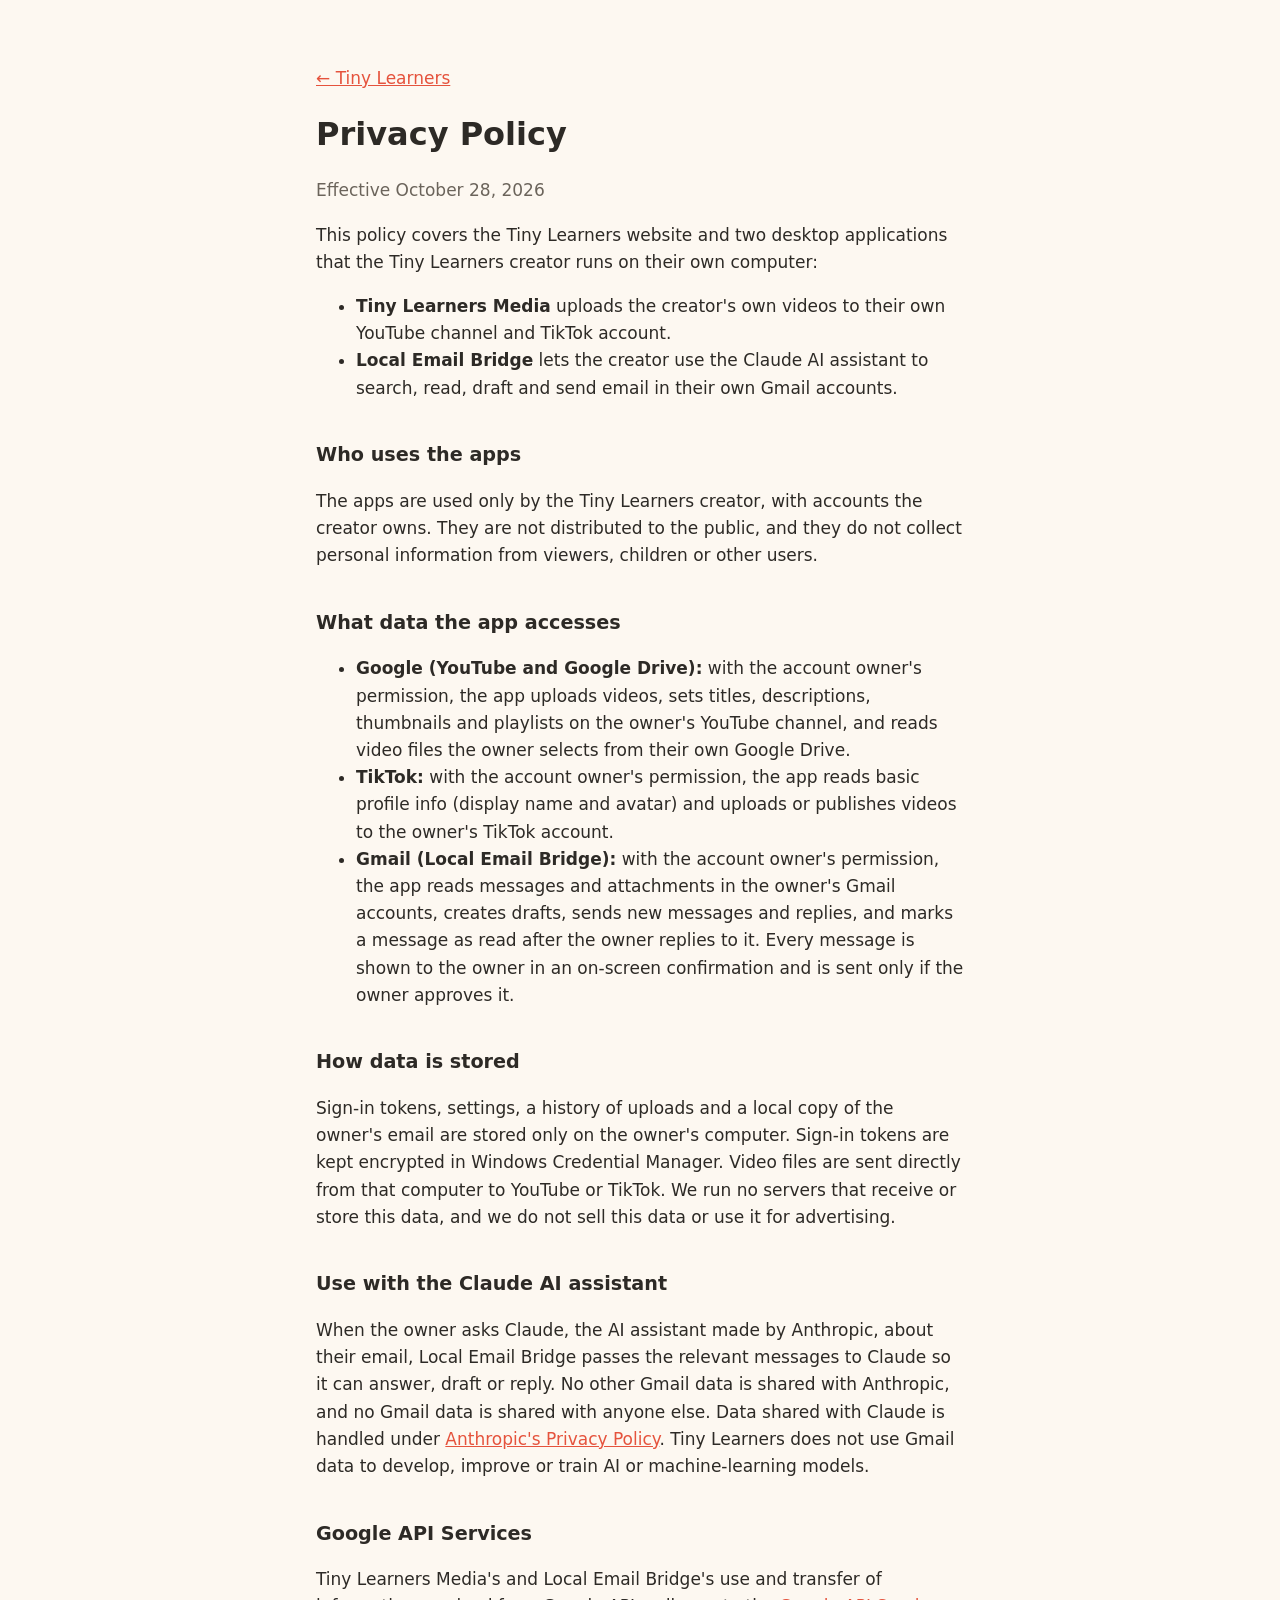
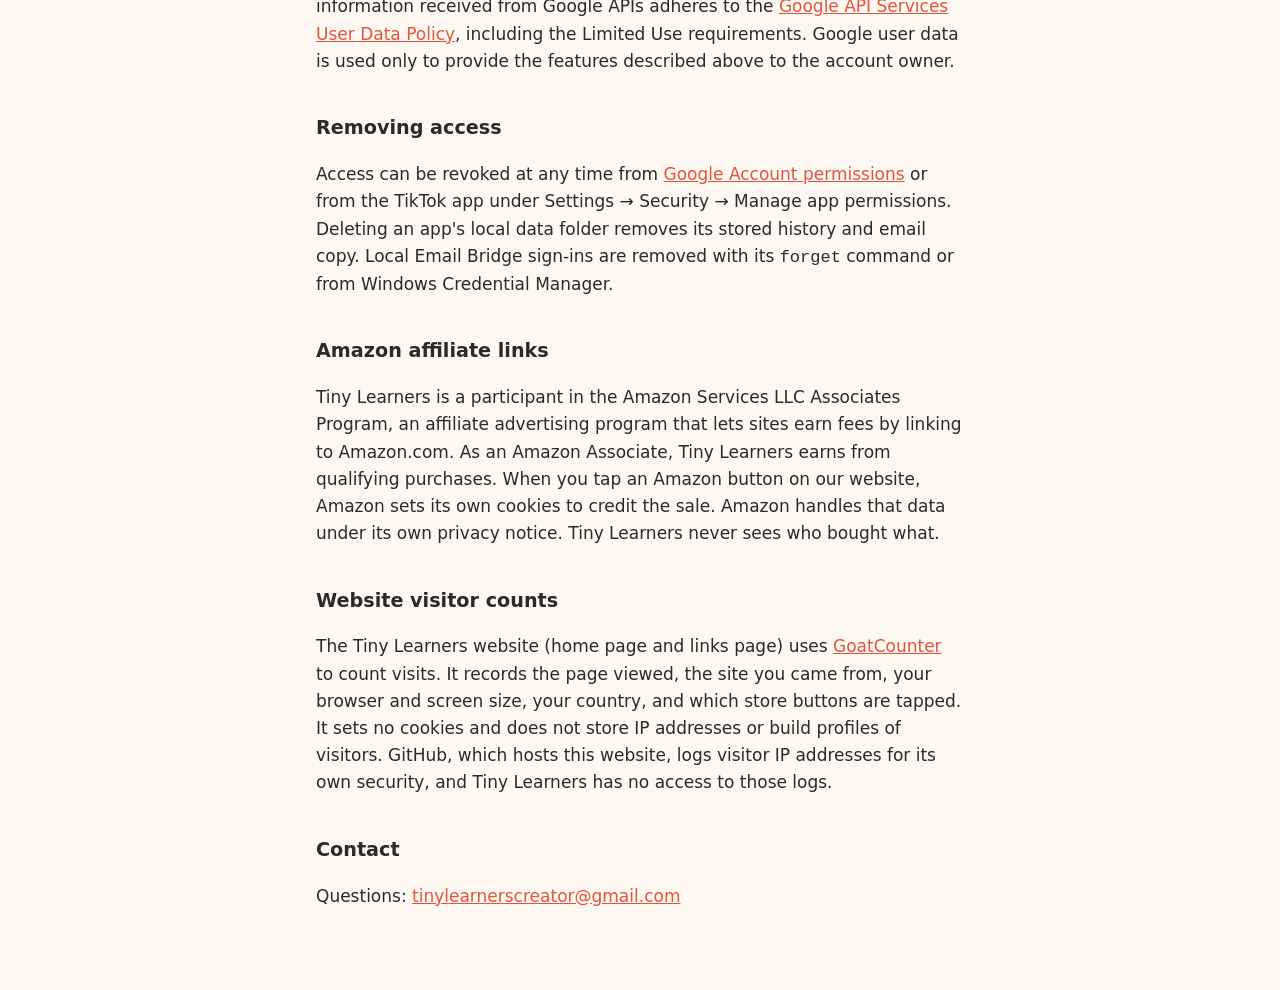
<file: privacy.html>
<!doctype html>
<html lang="en">
<head>
<meta charset="utf-8">
<meta name="viewport" content="width=device-width, initial-scale=1">
<title>Privacy Policy &middot; Tiny Learners</title>
<link rel="icon" href="https://yt3.googleusercontent.com/RKaXb0GFK94QQe6g370gl3TG7ZemWa3ppSqnndNb-00wYAyc5lWTYmpzx7sJsZKiynqfkNKZtw=s240-c-k-c0x00ffffff-no-rj">
<link rel="stylesheet" href="style.css">
</head>
<body>
<main>
  <p><a href="index.html">&larr; Tiny Learners</a></p>
  <h1>Privacy Policy</h1>
  <p class="muted">Effective October 28, 2026</p>

  <p>This policy covers the Tiny Learners website and two desktop applications that the Tiny Learners
  creator runs on their own computer:</p>
  <ul>
    <li><strong>Tiny Learners Media</strong> uploads the creator's own videos to their own YouTube channel
    and TikTok account.</li>
    <li><strong>Local Email Bridge</strong> lets the creator use the Claude AI assistant to search, read,
    draft and send email in their own Gmail accounts.</li>
  </ul>

  <h2>Who uses the apps</h2>
  <p>The apps are used only by the Tiny Learners creator, with accounts the creator owns. They are not
  distributed to the public, and they do not collect personal information from viewers, children or
  other users.</p>

  <h2>What data the app accesses</h2>
  <ul>
    <li><strong>Google (YouTube and Google Drive):</strong> with the account owner's permission, the app
    uploads videos, sets titles, descriptions, thumbnails and playlists on the owner's YouTube channel,
    and reads video files the owner selects from their own Google Drive.</li>
    <li><strong>TikTok:</strong> with the account owner's permission, the app reads basic profile info
    (display name and avatar) and uploads or publishes videos to the owner's TikTok account.</li>
    <li><strong>Gmail (Local Email Bridge):</strong> with the account owner's permission, the app reads
    messages and attachments in the owner's Gmail accounts, creates drafts, sends new messages and
    replies, and marks a message as read after the owner replies to it. Every message is shown to the
    owner in an on-screen confirmation and is sent only if the owner approves it.</li>
  </ul>

  <h2>How data is stored</h2>
  <p>Sign-in tokens, settings, a history of uploads and a local copy of the owner's email are stored
  only on the owner's computer. Sign-in tokens are kept encrypted in Windows Credential Manager. Video
  files are sent directly from that computer to YouTube or TikTok. We run no servers that receive or
  store this data, and we do not sell this data or use it for advertising.</p>

  <h2>Use with the Claude AI assistant</h2>
  <p>When the owner asks Claude, the AI assistant made by Anthropic, about their email, Local Email
  Bridge passes the relevant messages to Claude so it can answer, draft or reply. No other Gmail data is
  shared with Anthropic, and no Gmail data is shared with anyone else. Data shared with Claude is handled
  under <a href="https://www.anthropic.com/legal/privacy">Anthropic's Privacy Policy</a>. Tiny Learners
  does not use Gmail data to develop, improve or train AI or machine-learning models.</p>

  <h2>Google API Services</h2>
  <p>Tiny Learners Media's and Local Email Bridge's use and transfer of information received from Google
  APIs adheres to the
  <a href="https://developers.google.com/terms/api-services-user-data-policy">Google API Services User
  Data Policy</a>, including the Limited Use requirements. Google user data is used only to provide the
  features described above to the account owner.</p>

  <h2>Removing access</h2>
  <p>Access can be revoked at any time from
  <a href="https://myaccount.google.com/permissions">Google Account permissions</a> or from the TikTok
  app under Settings &rarr; Security &rarr; Manage app permissions. Deleting an app's local data folder
  removes its stored history and email copy. Local Email Bridge sign-ins are removed with its
  <code>forget</code> command or from Windows Credential Manager.</p>

  <h2>Amazon affiliate links</h2>
  <p>Tiny Learners is a participant in the Amazon Services LLC Associates Program, an affiliate
  advertising program that lets sites earn fees by linking to Amazon.com. As an Amazon Associate,
  Tiny Learners earns from qualifying purchases. When you tap an Amazon button on our website, Amazon
  sets its own cookies to credit the sale. Amazon handles that data under its own privacy notice.
  Tiny Learners never sees who bought what.</p>

  <h2>Website visitor counts</h2>
  <p>The Tiny Learners website (home page and links page) uses <a href="https://www.goatcounter.com/">GoatCounter</a> to count
  visits. It records the page viewed, the site you came from, your browser and screen size, your
  country, and which store buttons are tapped. It sets no cookies and does not store IP addresses or
  build profiles of visitors. GitHub, which hosts this website, logs visitor IP addresses for its own
  security, and Tiny Learners has no access to those logs.</p>

  <h2>Contact</h2>
  <p>Questions: <a href="mailto:tinylearnerscreator@gmail.com">tinylearnerscreator@gmail.com</a></p>
</main>
</body>
</html>
</file>
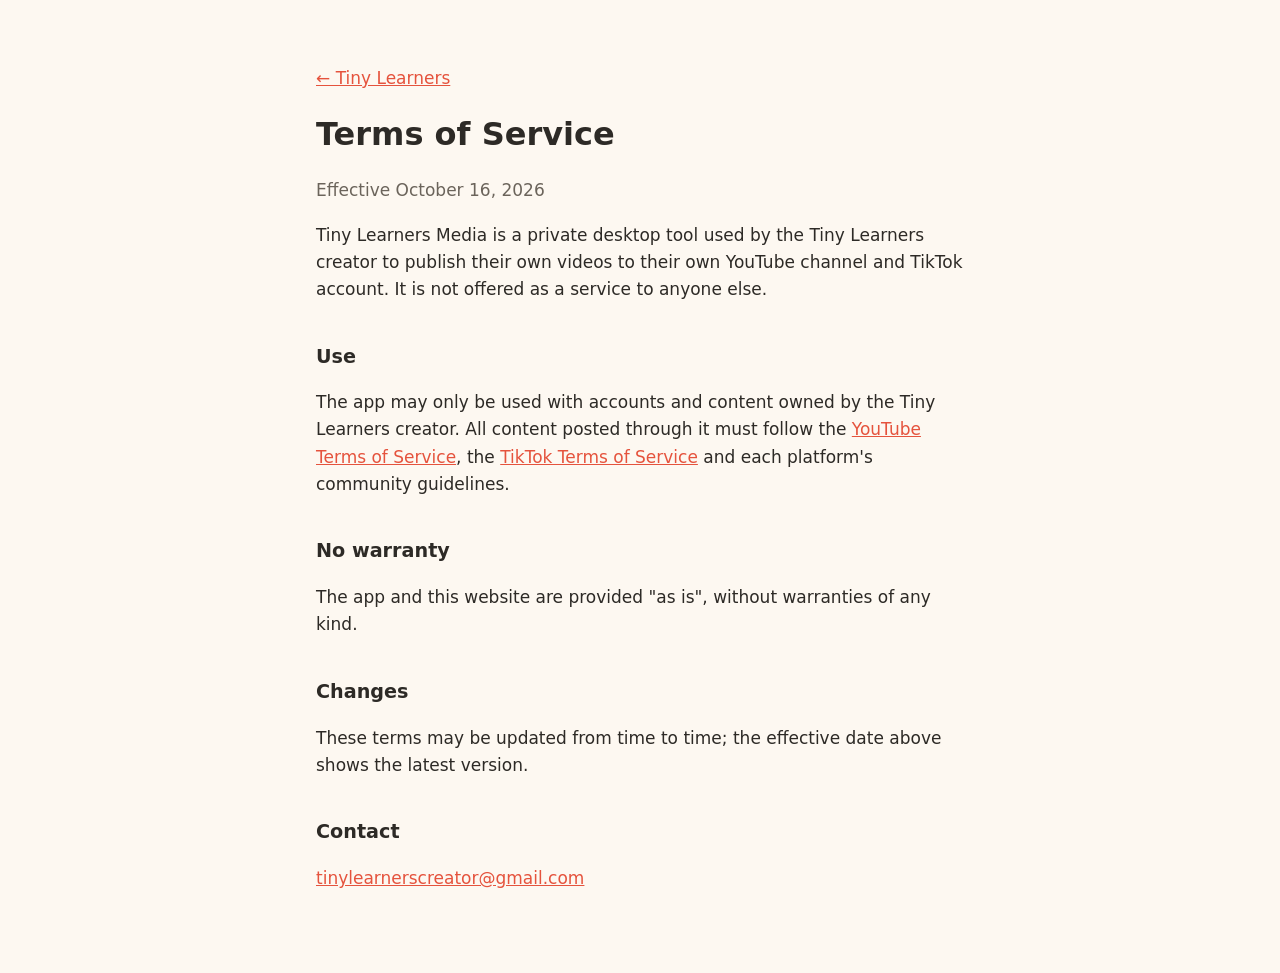
<file: terms.html>
<!doctype html>
<html lang="en">
<head>
<meta charset="utf-8">
<meta name="viewport" content="width=device-width, initial-scale=1">
<title>Terms of Service &middot; Tiny Learners</title>
<link rel="icon" href="https://yt3.googleusercontent.com/RKaXb0GFK94QQe6g370gl3TG7ZemWa3ppSqnndNb-00wYAyc5lWTYmpzx7sJsZKiynqfkNKZtw=s240-c-k-c0x00ffffff-no-rj">
<link rel="stylesheet" href="style.css">
</head>
<body>
<main>
  <p><a href="index.html">&larr; Tiny Learners</a></p>
  <h1>Terms of Service</h1>
  <p class="muted">Effective October 16, 2026</p>

  <p>Tiny Learners Media is a private desktop tool used by the Tiny Learners creator to publish their
  own videos to their own YouTube channel and TikTok account. It is not offered as a service to
  anyone else.</p>

  <h2>Use</h2>
  <p>The app may only be used with accounts and content owned by the Tiny Learners creator. All
  content posted through it must follow the
  <a href="https://www.youtube.com/t/terms">YouTube Terms of Service</a>, the
  <a href="https://www.tiktok.com/legal/terms-of-service">TikTok Terms of Service</a> and each
  platform's community guidelines.</p>

  <h2>No warranty</h2>
  <p>The app and this website are provided "as is", without warranties of any kind.</p>

  <h2>Changes</h2>
  <p>These terms may be updated from time to time; the effective date above shows the latest version.</p>

  <h2>Contact</h2>
  <p><a href="mailto:tinylearnerscreator@gmail.com">tinylearnerscreator@gmail.com</a></p>
</main>
</body>
</html>
</file>
<file: style.css>
:root { --bg: #fdf8f1; --fg: #2d2a26; --muted: #6b645b; --accent: #e5533d; }
* { box-sizing: border-box; }
body { margin: 0; background: var(--bg); color: var(--fg);
  font: 17px/1.6 system-ui, -apple-system, "Segoe UI", Roboto, sans-serif; }
main { max-width: 680px; margin: 0 auto; padding: 48px 16px 64px; }
h1 { font-size: 2rem; margin: 0.4em 0 0.2em; }
h2 { font-size: 1.2rem; margin-top: 2em; }
a { color: var(--accent); }
.logo { border-radius: 50%; display: block; }
.muted { color: var(--muted); }
.button { display: inline-block; background: var(--accent); color: #fff; padding: 10px 18px;
  border-radius: 999px; text-decoration: none; font-weight: 600; }
.links { margin-top: 3em; color: var(--muted); }
</file>
